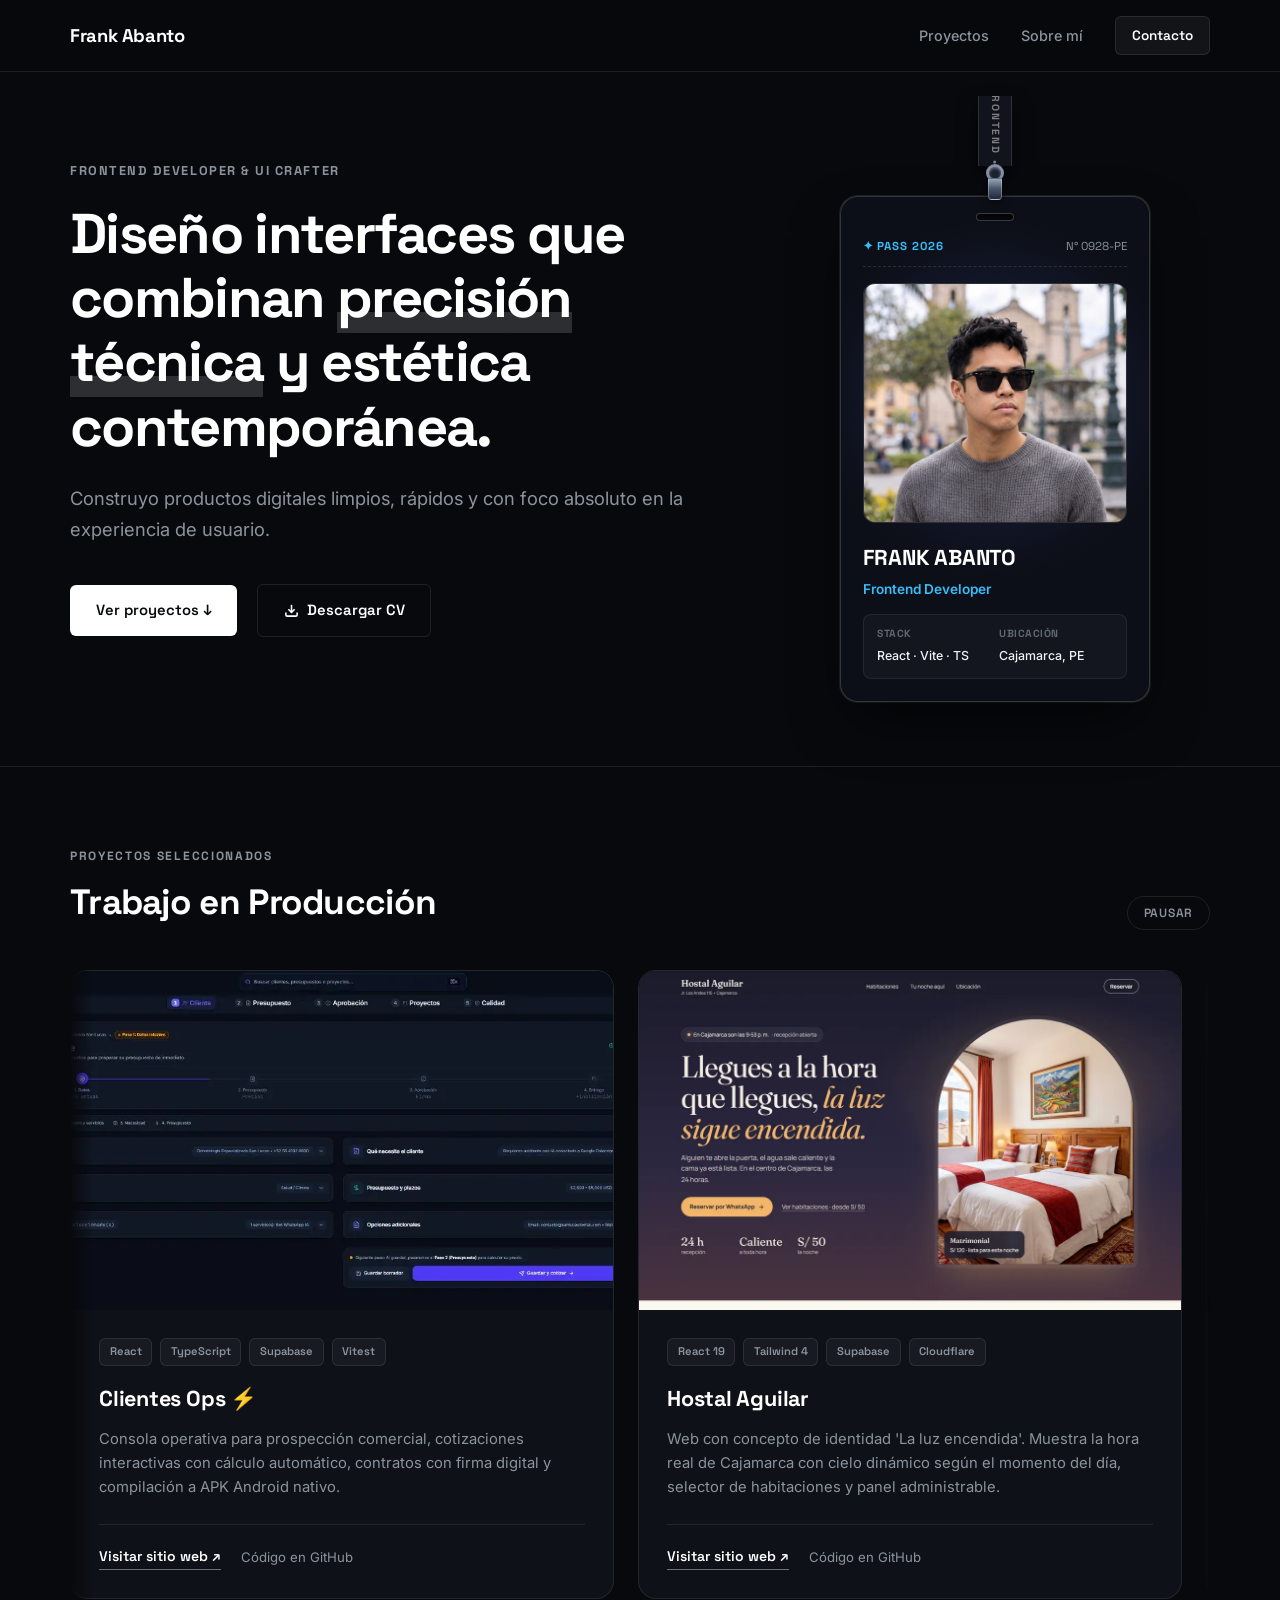
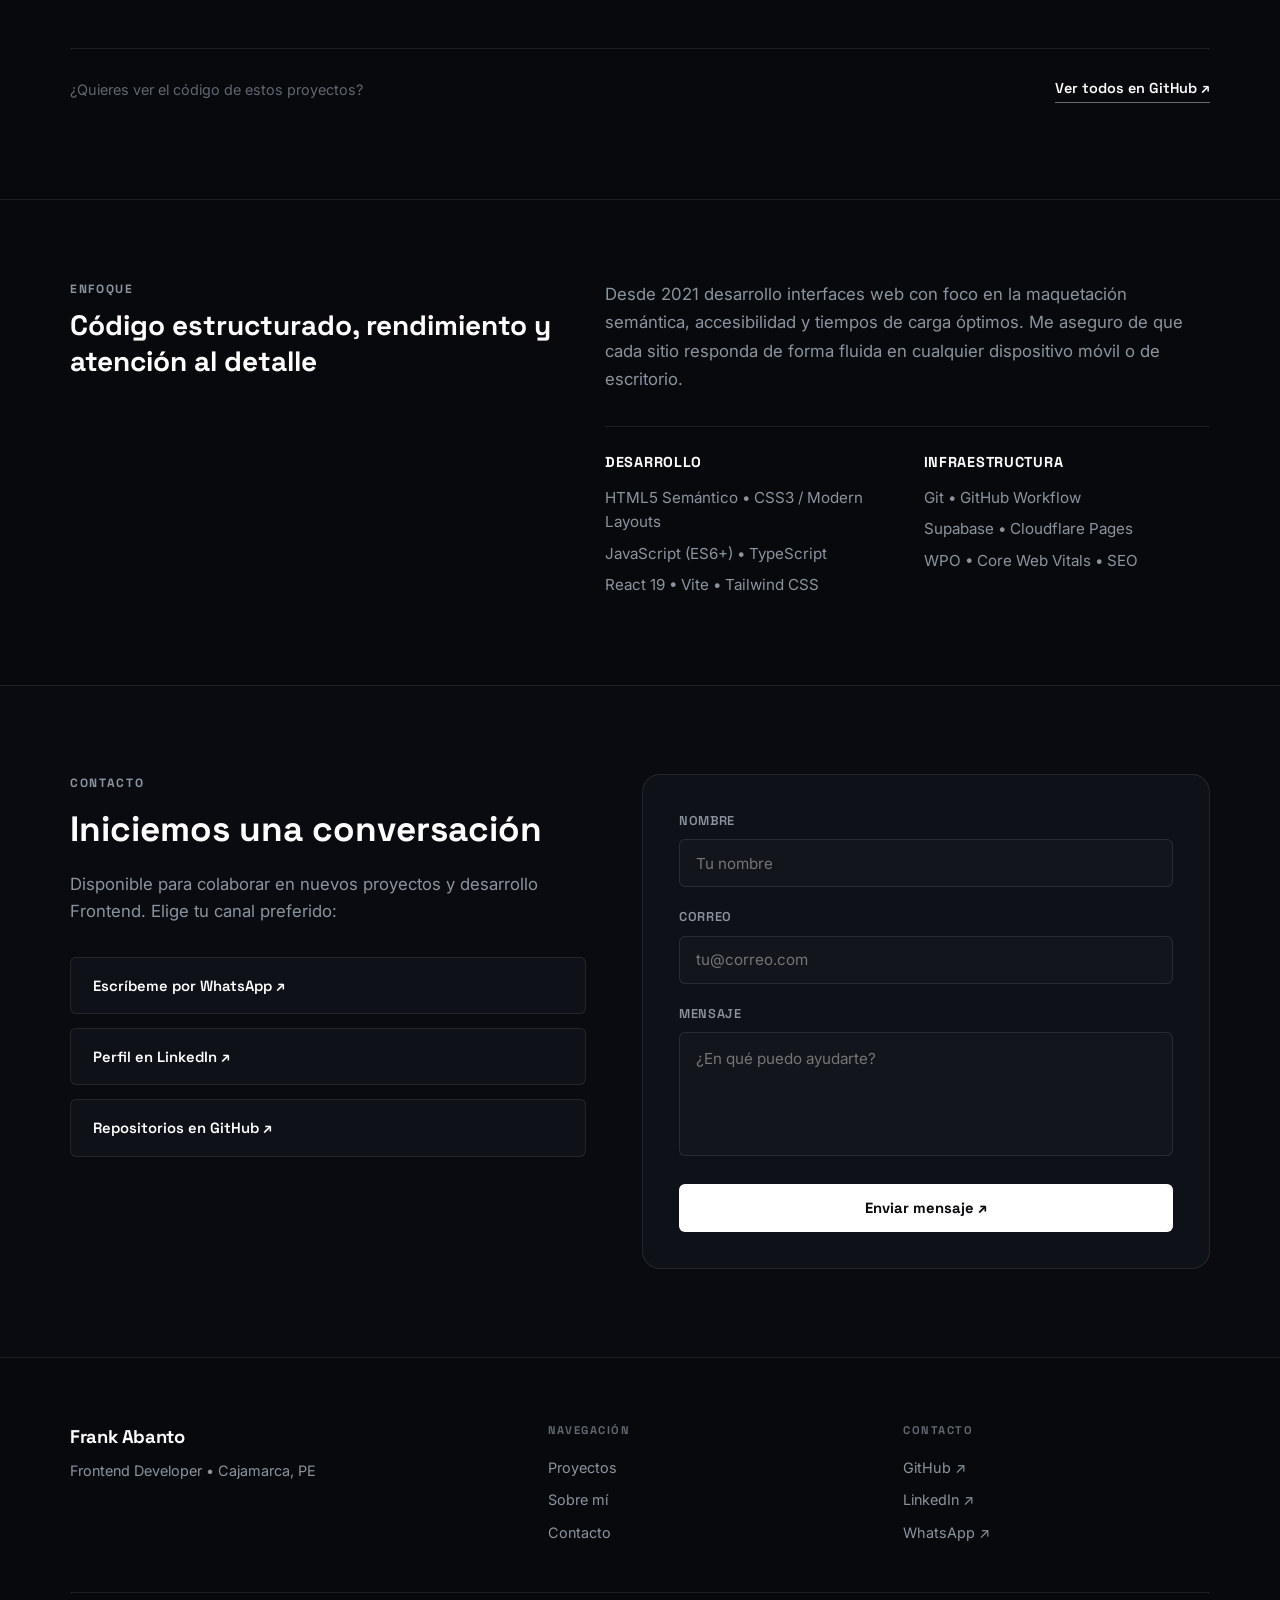
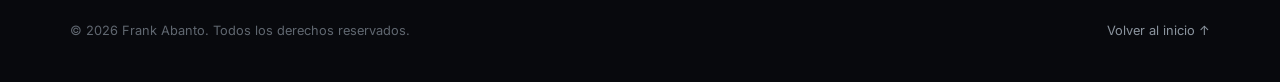
<file: index.html>
<!DOCTYPE html>
<html lang="es">

<head>
  <meta charset="UTF-8">
  <meta name="viewport" content="width=device-width, initial-scale=1.0">
  <title>Frank Abanto — Frontend Developer</title>
  <link rel="canonical" href="https://frankusqabant.github.io/pagina-taller-maquetacion/portafolio-cv/">
  <meta http-equiv="refresh" content="0; url=portafolio-cv/">
  <link rel="icon" type="image/png" sizes="32x32" href="portafolio-cv/assets/favicon-32.png">
  <style>
    html, body {
      margin: 0;
      height: 100%;
      background: #08090d;
      color: #8b949e;
      font-family: -apple-system, BlinkMacSystemFont, "Segoe UI", sans-serif;
      display: grid;
      place-items: center;
    }

    a {
      color: #3b82f6;
    }
  </style>
</head>

<body>
  <p>Redirigiendo al portafolio… <a href="portafolio-cv/">Continuar</a></p>
  <script>location.replace('portafolio-cv/');</script>
</body>

</html>
</file>
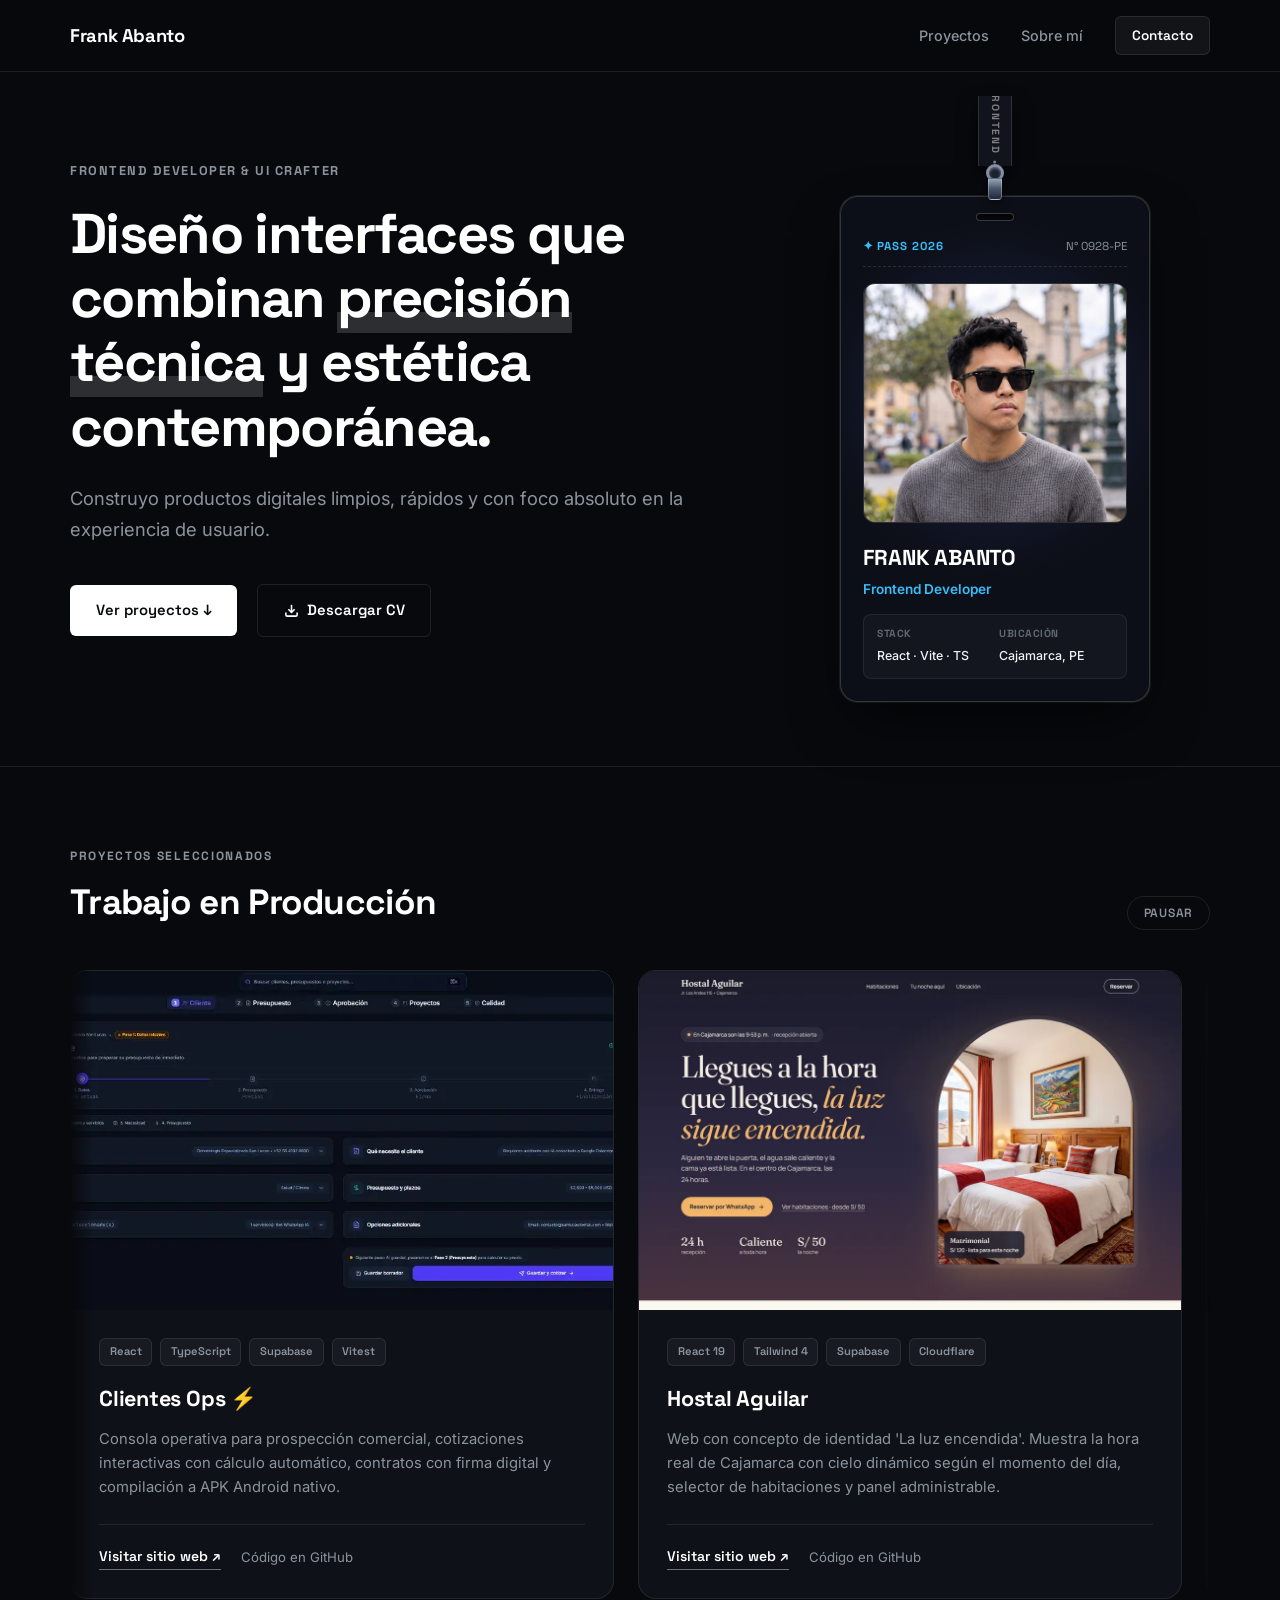
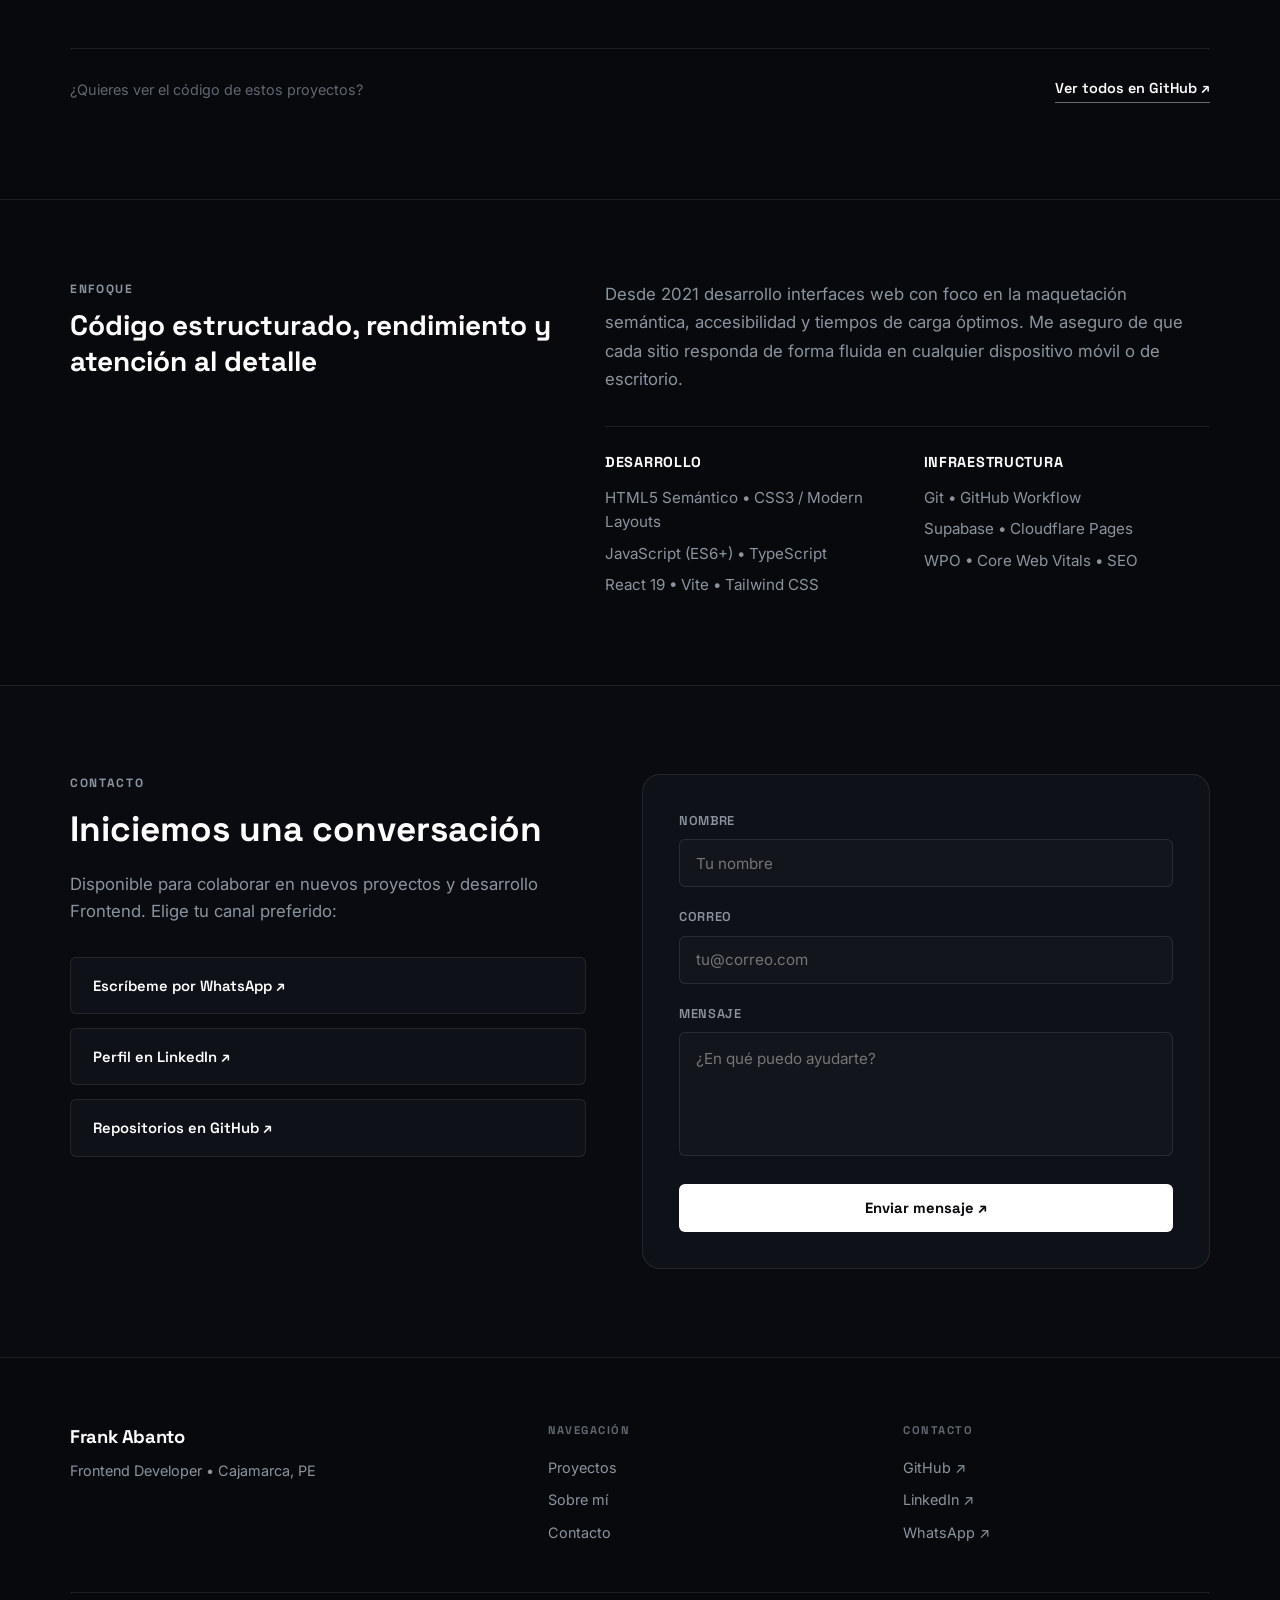
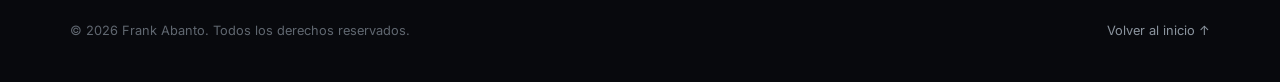
<file: portafolio-cv/index.html>
<!DOCTYPE html>
<html lang="es">

<head>
  <meta charset="UTF-8">
  <meta http-equiv="X-UA-Compatible" content="IE=edge">
  <meta name="viewport" content="width=device-width, initial-scale=1.0">
  <title>Frank Abanto — Frontend Developer</title>
  <meta name="description" content="Portafolio de Frank Abanto, Desarrollador Frontend. Interfaces limpias, rendimiento y diseño web contemporáneo.">

  <!-- Iconos -->
  <link rel="icon" type="image/png" sizes="32x32" href="assets/favicon-32.png">
  <link rel="icon" type="image/png" sizes="192x192" href="assets/favicon-192.png">
  <link rel="apple-touch-icon" sizes="180x180" href="assets/favicon-180.png">

  <!-- Open Graph / redes sociales -->
  <meta property="og:type" content="website">
  <meta property="og:title" content="Frank Abanto — Frontend Developer">
  <meta property="og:description" content="Interfaces limpias, rendimiento y diseño web contemporáneo.">
  <meta property="og:image" content="assets/og-image.png">
  <meta name="twitter:card" content="summary_large_image">

  <!-- Google Fonts: Space Grotesk (Titulares) & Inter (Lectura) -->
  <link rel="preconnect" href="https://fonts.googleapis.com">
  <link rel="preconnect" href="https://fonts.gstatic.com" crossorigin>
  <link rel="preload" as="style" href="https://fonts.googleapis.com/css2?family=Inter:wght@300;400;500;600&family=Space+Grotesk:wght@500;600;700&display=swap">
  <link id="font-stylesheet" href="https://fonts.googleapis.com/css2?family=Inter:wght@300;400;500;600&family=Space+Grotesk:wght@500;600;700&display=swap" rel="stylesheet" media="print">
  <noscript>
    <link href="https://fonts.googleapis.com/css2?family=Inter:wght@300;400;500;600&family=Space+Grotesk:wght@500;600;700&display=swap" rel="stylesheet">
  </noscript>

  <link rel="stylesheet" href="style.css">
  <meta name="theme-color" content="#08090d">
</head>

<body>
  <!-- Navegación Minimalista -->
  <header class="navbar">
    <div class="nav-container">
      <a href="#inicio" class="nav-brand">Frank Abanto</a>
      <nav class="nav-menu">
        <a href="#proyectos" class="nav-link">Proyectos</a>
        <a href="#sobre-mi" class="nav-link">Sobre mí</a>
        <a href="#contacto" class="nav-cta">Contacto</a>
      </nav>
    </div>
  </header>

  <main>
    <!-- HERO: Limpio, Editorial y de Alto Impacto -->
    <section id="inicio" class="hero-section">
      <div class="container hero-layout">
        <div class="hero-text">
          <p class="hero-role">FRONTEND DEVELOPER &amp; UI CRAFTER</p>
          <h1 class="hero-title">
            Diseño interfaces que combinan <span class="title-highlight">precisión técnica</span> y estética contemporánea.
          </h1>
          <p class="hero-description">
            Construyo productos digitales limpios, rápidos y con foco absoluto en la experiencia de usuario.
          </p>

          <div class="hero-links">
            <a href="#proyectos" class="btn-action primary">Ver proyectos &darr;</a>
            <a href="assets/CV_Frank_Abanto.pdf" download="CV_Franquer_Usquiza_Abanto.pdf" class="btn-action secondary">
              <svg width="15" height="15" viewBox="0 0 24 24" fill="none" stroke="currentColor" stroke-width="2.5"><path d="M21 15v4a2 2 0 0 1-2 2H5a2 2 0 0 1-2-2v-4"></path><polyline points="7 10 12 15 17 10"></polyline><line x1="12" y1="15" x2="12" y2="3"></line></svg>
              <span>Descargar CV</span>
            </a>
          </div>
        </div>

        <!-- Credencial Colgante Interactiva (Lanyard ID Badge) -->
        <div class="hero-media">
          <div class="lanyard-assembly" id="badge-assembly">
            <!-- Cinta del cuello (Lanyard) -->
            <div class="lanyard-ribbon">
              <div class="ribbon-pattern">
                <span>FRANK ABANTO &bull; FRONTEND &bull; 2026 &bull; DEV PASS &bull;</span>
              </div>
            </div>

            <!-- Broche metálico de sujeción -->
            <div class="lanyard-hook">
              <div class="hook-ring"></div>
              <div class="hook-clasp"></div>
            </div>

            <!-- Tarjeta Credencial colgante -->
            <div class="id-badge-card" id="id-badge">
              <div class="badge-spotlight-glow" id="badge-glow"></div>
              <div class="badge-hole-clip"></div>
              <div class="badge-surface">
                <div class="badge-top-row">
                  <span class="badge-chip">✦ PASS 2026</span>
                  <span class="badge-code">N° 0928-PE</span>
                </div>

                <div class="badge-photo-wrap">
                  <img src="assets/frank-profile.jpg" alt="Frank Abanto" class="badge-avatar" width="600" height="600" fetchpriority="high" decoding="async">
                  <div class="badge-shine-effect"></div>
                </div>

                <div class="badge-info-block">
                  <h3 class="badge-user-name">FRANK ABANTO</h3>
                  <p class="badge-user-role">Frontend Developer</p>

                  <div class="badge-specs">
                    <div>
                      <span class="spec-label">STACK</span>
                      <span class="spec-value">React · Vite · TS</span>
                    </div>
                    <div>
                      <span class="spec-label">UBICACIÓN</span>
                      <span class="spec-value">Cajamarca, PE</span>
                    </div>
                  </div>
                </div>
              </div>
            </div>
          </div>
        </div>
      </div>
    </section>

    <!-- PROYECTOS: Carrusel de desplazamiento continuo (los datos viven en script.js) -->
    <section id="proyectos" class="projects-section">
      <div class="container">
        <div class="projects-head">
          <div class="section-label-box">
            <span class="section-tag">PROYECTOS SELECCIONADOS</span>
            <h2 class="section-heading">Trabajo en Producción</h2>
          </div>
          <button type="button" class="carousel-toggle" id="projects-toggle" aria-controls="projects-track">
            Pausar
          </button>
        </div>

        <div class="projects-carousel">
          <div class="projects-track" id="projects-track" role="region" aria-label="Carrusel de proyectos"></div>
        </div>

        <div class="projects-cta">
          <p class="projects-cta-text">¿Quieres ver el código de estos proyectos?</p>
          <a href="https://github.com/FrankUsqAbant" target="_blank" rel="noopener noreferrer" class="projects-cta-link">Ver todos en GitHub &#8599;</a>
        </div>
      </div>
    </section>

    <!-- SOBRE MÍ: Limpio y Conciso -->
    <section id="sobre-mi" class="about-section">
      <div class="container about-grid">
        <div class="about-statement">
          <span class="section-tag">ENFOQUE</span>
          <h2 class="about-title">Código estructurado, rendimiento y atención al detalle</h2>
        </div>
        <div class="about-content">
          <p>
            Desde 2021 desarrollo interfaces web con foco en la maquetación semántica, accesibilidad y tiempos de carga óptimos. Me aseguro de que cada sitio responda de forma fluida en cualquier dispositivo móvil o de escritorio.
          </p>
          <div class="stack-list">
            <div class="stack-col">
              <h4>Desarrollo</h4>
              <ul>
                <li>HTML5 Semántico &bull; CSS3 / Modern Layouts</li>
                <li>JavaScript (ES6+) &bull; TypeScript</li>
                <li>React 19 &bull; Vite &bull; Tailwind CSS</li>
              </ul>
            </div>
            <div class="stack-col">
              <h4>Infraestructura</h4>
              <ul>
                <li>Git &bull; GitHub Workflow</li>
                <li>Supabase &bull; Cloudflare Pages</li>
                <li>WPO &bull; Core Web Vitals &bull; SEO</li>
              </ul>
            </div>
          </div>
        </div>
      </div>
    </section>

    <!-- CONTACTO: Privado y Seguro -->
    <section id="contacto" class="contact-section">
      <div class="container contact-container">
        <div class="contact-intro">
          <span class="section-tag">CONTACTO</span>
          <h2 class="contact-title">Iniciemos una conversación</h2>
          <p class="contact-desc">
            Disponible para colaborar en nuevos proyectos y desarrollo Frontend. Elige tu canal preferido:
          </p>

          <div class="contact-actions-grid">
            <a href="https://wa.me/51975713580?text=Hola%20Frank,%20vi%20tu%20portafolio%20y%20quiero%20conversar%20sobre%20un%20proyecto" target="_blank" rel="noopener noreferrer" class="direct-channel-btn">
              <span>Escríbeme por WhatsApp ↗</span>
            </a>
            <a href="https://www.linkedin.com/in/frankabanto/" target="_blank" rel="noopener noreferrer" class="direct-channel-btn">
              <span>Perfil en LinkedIn ↗</span>
            </a>
            <a href="https://github.com/FrankUsqAbant" target="_blank" rel="noopener noreferrer" class="direct-channel-btn">
              <span>Repositorios en GitHub ↗</span>
            </a>
          </div>
        </div>

        <div class="contact-form-box">
          <form class="clean-form" action="https://formsubmit.co/ajax/usquizafranquer@gmail.com" method="POST">
            <div class="form-row">
              <label for="name">Nombre</label>
              <input type="text" id="name" name="name" placeholder="Tu nombre" required>
            </div>
            <div class="form-row">
              <label for="email">Correo</label>
              <input type="email" id="email" name="email" placeholder="tu@correo.com" required>
            </div>
            <div class="form-row">
              <label for="comments">Mensaje</label>
              <textarea id="comments" name="comments" rows="4" placeholder="¿En qué puedo ayudarte?" required></textarea>
            </div>
            <button type="submit" class="btn-submit">Enviar mensaje ↗</button>

            <div class="form-status-msg none" id="form-feedback" role="status" aria-live="polite">
              ✓ Mensaje recibido. Te responderé a la brevedad.
            </div>
          </form>
        </div>
      </div>
    </section>
  </main>

  <footer class="clean-footer">
    <div class="container">
      <div class="footer-main">
        <div class="footer-brand">
          <a href="#inicio" class="footer-logo">Frank Abanto</a>
          <p class="footer-tagline">Frontend Developer &bull; Cajamarca, PE</p>
        </div>

        <nav class="footer-col" aria-label="Navegación del sitio">
          <span class="footer-group-title">Navegación</span>
          <div class="footer-links">
            <a href="#proyectos">Proyectos</a>
            <a href="#sobre-mi">Sobre mí</a>
            <a href="#contacto">Contacto</a>
          </div>
        </nav>

        <div class="footer-col">
          <span class="footer-group-title">Contacto</span>
          <div class="footer-links">
            <a href="https://github.com/FrankUsqAbant" target="_blank" rel="noopener noreferrer">GitHub ↗</a>
            <a href="https://www.linkedin.com/in/frankabanto/" target="_blank" rel="noopener noreferrer">LinkedIn ↗</a>
            <a href="https://wa.me/51975713580" target="_blank" rel="noopener noreferrer">WhatsApp ↗</a>
          </div>
        </div>
      </div>

      <div class="footer-bottom">
        <p>&copy; <span id="footer-year">2026</span> Frank Abanto. Todos los derechos reservados.</p>
        <a href="#inicio" class="back-link">Volver al inicio ↑</a>
      </div>
    </div>
  </footer>

  <script src="script.js"></script>
</body>

</html>
</file>
<file: portafolio-cv/style.css>
/* ==========================================================================
   FRANK ABANTO — MINIMALIST EDITORIAL & IMPACTFUL DESIGN
   ========================================================================== */

:root {
  --bg-page: #08090d;
  --bg-card: #0f1118;
  --bg-card-hover: #141722;
  --border-color: rgba(255, 255, 255, 0.09);
  --border-hover: rgba(255, 255, 255, 0.25);

  --text-pure: #ffffff;
  --text-main: #f0f3f6;
  --text-muted: #8b949e;
  --text-dim: #606770;

  --accent-blue: #3b82f6;
  --accent-glow: rgba(59, 130, 246, 0.15);

  --font-title: 'Space Grotesk', -apple-system, sans-serif;
  --font-body: 'Inter', -apple-system, sans-serif;

  --radius-sm: 6px;
  --radius-md: 12px;
  --radius-lg: 18px;

  --container-width: 1140px;
}

/* ------------------- Reset & Base ------------------- */
*,
*::before,
*::after {
  box-sizing: border-box;
  margin: 0;
  padding: 0;
}

html {
  font-size: 16px;
  scroll-behavior: smooth;
  scroll-padding-top: 5rem;
  -webkit-font-smoothing: antialiased;
  /* clip (no hidden) evita scroll horizontal sin romper el navbar sticky */
  overflow-x: clip;
}

body {
  background-color: var(--bg-page);
  color: var(--text-main);
  font-family: var(--font-body);
  line-height: 1.6;
  overflow-x: hidden;
}

img {
  display: block;
  max-width: 100%;
  height: auto;
}

a {
  color: inherit;
  text-decoration: none;
  transition: all 0.2s ease;
}

ul {
  list-style: none;
}

button, input, textarea {
  font-family: inherit;
  font-size: inherit;
  color: inherit;
  border: none;
}

/* Foco visible solo para navegación por teclado */
:focus-visible {
  outline: 2px solid var(--text-pure);
  outline-offset: 3px;
  border-radius: var(--radius-sm);
}

.none {
  display: none !important;
}

.container {
  width: 90%;
  max-width: var(--container-width);
  margin: 0 auto;
}

/* ------------------- Navegación ------------------- */
.navbar {
  position: sticky;
  top: 0;
  width: 100%;
  height: 4.5rem;
  background: rgba(8, 9, 13, 0.85);
  backdrop-filter: blur(16px);
  -webkit-backdrop-filter: blur(16px);
  border-bottom: 1px solid var(--border-color);
  z-index: 100;
  display: flex;
  align-items: center;
}

.nav-container {
  display: flex;
  align-items: center;
  justify-content: space-between;
  width: 90%;
  max-width: var(--container-width);
  margin: 0 auto;
}

.nav-brand {
  font-family: var(--font-title);
  font-size: 1.15rem;
  font-weight: 700;
  letter-spacing: -0.02em;
  color: var(--text-pure);
}

.nav-menu {
  display: flex;
  align-items: center;
  gap: 2rem;
}

.nav-link {
  font-size: 0.9rem;
  font-weight: 500;
  color: var(--text-muted);
}

.nav-link:hover {
  color: var(--text-pure);
}

.nav-cta {
  font-family: var(--font-title);
  font-size: 0.85rem;
  font-weight: 600;
  padding: 0.45rem 1rem;
  border-radius: var(--radius-sm);
  background: rgba(255, 255, 255, 0.05);
  border: 1px solid var(--border-color);
  color: var(--text-pure);
}

.nav-cta:hover {
  background: var(--text-pure);
  color: var(--bg-page);
}

/* ------------------- Hero: Limpio & Impactante ------------------- */
.hero-section {
  padding: 1.5rem 0 4rem;
}

.hero-layout {
  display: grid;
  grid-template-columns: 1fr;
  gap: 3.5rem;
  align-items: center;
}

.hero-layout > * {
  min-width: 0;
}

.hero-text {
  max-width: 650px;
}

.hero-role {
  font-family: var(--font-title);
  font-size: 0.8rem;
  font-weight: 700;
  letter-spacing: 0.12em;
  color: var(--text-muted);
  margin-bottom: 1.25rem;
}

.hero-title {
  font-family: var(--font-title);
  font-size: 2.85rem;
  font-weight: 700;
  line-height: 1.15;
  letter-spacing: -0.03em;
  color: var(--text-pure);
  margin-bottom: 1.5rem;
}

.title-highlight {
  color: var(--text-pure);
  background: linear-gradient(180deg, transparent 70%, rgba(255, 255, 255, 0.15) 70%);
}

.hero-description {
  font-size: 1.15rem;
  color: var(--text-muted);
  line-height: 1.65;
  margin-bottom: 2.5rem;
}

.hero-links {
  display: flex;
  align-items: center;
  gap: 1.25rem;
}

.btn-action {
  display: inline-flex;
  align-items: center;
  gap: 0.5rem;
  padding: 0.85rem 1.6rem;
  border-radius: var(--radius-sm);
  font-family: var(--font-title);
  font-size: 0.925rem;
  font-weight: 600;
  cursor: pointer;
  transition: all 0.2s ease;
}

.btn-action.primary {
  background: var(--text-pure);
  color: var(--bg-page);
}

.btn-action.primary:hover {
  background: #e2e8f0;
  transform: translateY(-2px);
}

.btn-action.secondary {
  background: transparent;
  color: var(--text-pure);
  border: 1px solid var(--border-color);
}

.btn-action.secondary:hover {
  background: rgba(255, 255, 255, 0.05);
  border-color: var(--border-hover);
}

/* ==========================================================================
   CREDENCIAL COLGANTE INTERACTIVA (LANYARD ID BADGE CON FÍSICA)
   ========================================================================== */
.hero-media {
  display: flex;
  justify-content: center;
  align-items: flex-start;
  min-height: auto;
  position: relative;
  overflow: visible;
}

.lanyard-assembly {
  position: relative;
  display: flex;
  flex-direction: column;
  align-items: center;
  transform-origin: 50% -40px;
  animation: badge-drop 1.3s cubic-bezier(0.34, 1.4, 0.64, 1) forwards, badge-idle-sway 6s ease-in-out 1.3s infinite alternate;
  will-change: transform;
  z-index: 10;
}

@keyframes badge-drop {
  0% {
    transform: translateY(-120px) rotate(-12deg);
    opacity: 0;
  }
  65% {
    transform: translateY(10px) rotate(4.5deg);
    opacity: 1;
  }
  85% {
    transform: translateY(-4px) rotate(-2deg);
  }
  100% {
    transform: translateY(0) rotate(0deg);
    opacity: 1;
  }
}

@keyframes badge-idle-sway {
  0% {
    transform: rotate(-2deg);
  }
  50% {
    transform: rotate(2deg);
  }
  100% {
    transform: rotate(-2deg);
  }
}

/* Cinta del cuello (Lanyard Ribbon) */
.lanyard-ribbon {
  width: 34px;
  height: 70px;
  background: #11141c;
  border-left: 1px solid rgba(255, 255, 255, 0.12);
  border-right: 1px solid rgba(255, 255, 255, 0.12);
  box-shadow: 0 10px 20px rgba(0, 0, 0, 0.6);
  position: relative;
  overflow: hidden;
  display: flex;
  align-items: center;
  justify-content: center;
}

.ribbon-pattern {
  writing-mode: vertical-rl;
  font-family: var(--font-title);
  font-size: 0.65rem;
  font-weight: 700;
  letter-spacing: 0.18em;
  color: rgba(255, 255, 255, 0.45);
  white-space: nowrap;
  user-select: none;
}

/* Broche metálico */
.lanyard-hook {
  display: flex;
  flex-direction: column;
  align-items: center;
  margin-top: -2px;
  z-index: 2;
}

.hook-ring {
  width: 18px;
  height: 18px;
  border-radius: 50%;
  border: 3px solid #8590a6;
  background: #1c2230;
  box-shadow: inset 0 1px 3px rgba(255, 255, 255, 0.4);
}

.hook-clasp {
  width: 14px;
  height: 22px;
  background: linear-gradient(180deg, #94a3b8 0%, #475569 50%, #1e293b 100%);
  border-radius: 2px 2px 4px 4px;
  border: 1px solid rgba(255, 255, 255, 0.3);
  box-shadow: 0 4px 8px rgba(0, 0, 0, 0.5);
  margin-top: -4px;
}

/* Tarjeta Credencial (ID Card) */
.id-badge-card {
  position: relative;
  width: 310px;
  background: rgba(14, 17, 24, 0.92);
  backdrop-filter: blur(20px);
  -webkit-backdrop-filter: blur(20px);
  border: 1px solid rgba(255, 255, 255, 0.16);
  border-radius: 18px;
  padding: 1.5rem 1.35rem 1.35rem;
  box-shadow: 0 25px 60px -15px rgba(0, 0, 0, 0.75), 0 0 1px 1px rgba(255, 255, 255, 0.1);
  margin-top: -4px;
  cursor: grab;
  transition: transform 0.2s ease-out, box-shadow 0.3s ease;
  overflow: hidden;
}

.id-badge-card:active {
  cursor: grabbing;
}

/* Agujero superior donde encaja el broche */
.badge-hole-clip {
  width: 38px;
  height: 8px;
  border-radius: 4px;
  background: #08090d;
  border: 1px solid rgba(255, 255, 255, 0.2);
  margin: -0.5rem auto 1rem;
  box-shadow: inset 0 2px 4px rgba(0, 0, 0, 0.8);
}

/* Iluminación Focalizada / Spotlight Glow sobre la Credencial */
.badge-spotlight-glow {
  position: absolute;
  inset: 0;
  border-radius: 18px;
  pointer-events: none;
  background: radial-gradient(circle 240px at 50% 40%, rgba(59, 130, 246, 0.45), rgba(99, 102, 241, 0.2), transparent 75%);
  opacity: 0.5;
  transition: opacity 0.3s ease;
  z-index: 1;
}

.id-badge-card:hover .badge-spotlight-glow {
  opacity: 1;
}

.id-badge-card:hover {
  box-shadow: 0 30px 70px -15px rgba(59, 130, 246, 0.35), 0 0 35px rgba(99, 102, 241, 0.2);
  border-color: rgba(99, 102, 241, 0.6);
}

.badge-surface {
  position: relative;
  z-index: 2;
}

.badge-top-row {
  display: flex;
  align-items: center;
  justify-content: space-between;
  margin-bottom: 1rem;
  padding-bottom: 0.65rem;
  border-bottom: 1px dashed rgba(255, 255, 255, 0.12);
}

.badge-chip {
  font-family: var(--font-title);
  font-size: 0.72rem;
  font-weight: 700;
  color: #38bdf8;
  letter-spacing: 0.08em;
}

.badge-code {
  font-family: var(--font-title);
  font-size: 0.72rem;
  color: var(--text-muted);
}

/* Foto en la credencial */
.badge-photo-wrap {
  position: relative;
  width: 100%;
  height: 240px;
  border-radius: 12px;
  overflow: hidden;
  border: 1px solid rgba(255, 255, 255, 0.15);
  margin-bottom: 1.15rem;
  background: #090b10;
}

.badge-avatar {
  width: 100%;
  height: 100%;
  object-fit: cover;
  transition: transform 0.5s cubic-bezier(0.16, 1, 0.3, 1);
}

.id-badge-card:hover .badge-avatar {
  transform: scale(1.04);
}

.badge-shine-effect {
  position: absolute;
  inset: 0;
  background: linear-gradient(125deg, transparent 35%, rgba(255, 255, 255, 0.12) 50%, transparent 65%);
  pointer-events: none;
  opacity: 0;
  transition: opacity 0.3s ease;
}

.id-badge-card:hover .badge-shine-effect {
  opacity: 1;
}

/* Info del usuario */
.badge-info-block {
  text-align: left;
  margin-bottom: 1rem;
}

.badge-info-block:last-child {
  margin-bottom: 0;
}

.badge-user-name {
  font-family: var(--font-title);
  font-size: 1.35rem;
  font-weight: 700;
  color: var(--text-pure);
  letter-spacing: -0.01em;
  margin-bottom: 0.2rem;
}

.badge-user-role {
  font-size: 0.85rem;
  font-weight: 600;
  color: #38bdf8;
  margin-bottom: 0.85rem;
}

.badge-specs {
  display: grid;
  grid-template-columns: 1fr 1fr;
  gap: 0.5rem;
  padding: 0.65rem 0.85rem;
  background: rgba(255, 255, 255, 0.03);
  border: 1px solid rgba(255, 255, 255, 0.07);
  border-radius: 8px;
}

.spec-label {
  display: block;
  font-family: var(--font-title);
  font-size: 0.65rem;
  font-weight: 700;
  color: var(--text-dim);
  letter-spacing: 0.05em;
}

.spec-value {
  font-size: 0.775rem;
  font-weight: 500;
  color: var(--text-main);
}

/* ------------------- Proyectos ------------------- */
.projects-section {
  padding: 5rem 0 6rem;
  border-top: 1px solid var(--border-color);
}

.section-label-box {
  margin-bottom: 3.5rem;
}

.section-tag {
  display: block;
  font-family: var(--font-title);
  font-size: 0.75rem;
  font-weight: 700;
  letter-spacing: 0.14em;
  color: var(--text-muted);
  margin-bottom: 0.5rem;
}

.section-heading {
  font-family: var(--font-title);
  font-size: 2.2rem;
  font-weight: 700;
  color: var(--text-pure);
  letter-spacing: -0.02em;
}

/* ------------------- Proyectos (Carrusel continuo) ------------------- */
.projects-head {
  display: flex;
  align-items: flex-end;
  justify-content: space-between;
  gap: 1.5rem;
  margin-bottom: 2.5rem;
}

.projects-head .section-label-box {
  margin-bottom: 0;
}

.carousel-toggle {
  flex-shrink: 0;
  padding: 0.5rem 1rem;
  background: transparent;
  border: 1px solid var(--border-color);
  border-radius: 999px;
  color: var(--text-muted);
  font-family: var(--font-title);
  font-size: 0.75rem;
  font-weight: 600;
  letter-spacing: 0.06em;
  text-transform: uppercase;
  cursor: pointer;
  transition: color 0.2s ease, border-color 0.2s ease;
}

.carousel-toggle:hover {
  color: var(--text-pure);
  border-color: var(--border-hover);
}

.projects-carousel {
  position: relative;
  overflow: hidden;
  /* Difumina los bordes para que las tarjetas entren y salgan sin cortes secos */
  -webkit-mask-image: linear-gradient(to right, transparent, #000 2%, #000 98%, transparent);
  mask-image: linear-gradient(to right, transparent, #000 2%, #000 98%, transparent);
}

.projects-track {
  --card-width: 78vw;
  display: flex;
  gap: 1.5rem;
  width: max-content;
}

.projects-track.is-animated {
  animation: projects-marquee var(--marquee-duration, 60s) linear infinite;
  will-change: transform;
}

.projects-track.is-paused {
  animation-play-state: paused;
}

/* Modo sin animación: tira desplazable con snap */
.projects-carousel.is-static {
  overflow-x: auto;
  scroll-snap-type: x mandatory;
  scrollbar-width: none;
  -ms-overflow-style: none;
}

.projects-carousel.is-static::-webkit-scrollbar {
  display: none;
}

.projects-carousel.is-static .clean-project-card {
  scroll-snap-align: start;
}

@keyframes projects-marquee {
  from {
    transform: translate3d(0, 0, 0);
  }
  to {
    transform: translate3d(calc(-50% - 0.75rem), 0, 0);
  }
}

.clean-project-card {
  flex: 0 0 var(--card-width);
  background: var(--bg-card);
  border: 1px solid var(--border-color);
  border-radius: var(--radius-lg);
  overflow: hidden;
  display: flex;
  flex-direction: column;
  transition: border-color 0.3s ease, background 0.3s ease;
}

.clean-project-card:hover {
  border-color: var(--border-hover);
  background: var(--bg-card-hover);
}

.project-display {
  position: relative;
  width: 100%;
  aspect-ratio: 16 / 10;
  background-color: #050608;
  overflow: hidden;
}

.project-display img {
  width: 100%;
  height: 100%;
  object-fit: cover;
  object-position: top center;
  transition: transform 0.5s ease;
}

.clean-project-card:hover .project-display img {
  transform: scale(1.04);
}

.project-overlay-link {
  position: absolute;
  inset: 0;
  background: rgba(8, 9, 13, 0.65);
  backdrop-filter: blur(4px);
  display: flex;
  align-items: center;
  justify-content: center;
  opacity: 0;
  transition: opacity 0.25s ease;
}

.clean-project-card:hover .project-overlay-link,
.clean-project-card:focus-within .project-overlay-link {
  opacity: 1;
}

.overlay-button {
  padding: 0.75rem 1.4rem;
  background: var(--text-pure);
  color: var(--bg-page);
  border-radius: var(--radius-sm);
  font-family: var(--font-title);
  font-size: 0.85rem;
  font-weight: 600;
}

.project-details {
  padding: 1.75rem;
  display: flex;
  flex-direction: column;
  flex: 1;
}

.project-tags {
  display: flex;
  flex-wrap: wrap;
  gap: 0.5rem;
  margin-bottom: 1rem;
}

.project-tags span {
  font-family: var(--font-title);
  font-size: 0.7rem;
  font-weight: 600;
  padding: 0.25rem 0.6rem;
  background: rgba(255, 255, 255, 0.04);
  border: 1px solid var(--border-color);
  border-radius: var(--radius-sm);
  color: var(--text-muted);
}

.project-title {
  font-family: var(--font-title);
  font-size: 1.35rem;
  font-weight: 700;
  color: var(--text-pure);
  margin-bottom: 0.65rem;
  letter-spacing: -0.01em;
}

.project-info {
  font-size: 0.925rem;
  color: var(--text-muted);
  line-height: 1.65;
  margin-bottom: 1.5rem;
}

.project-links-row {
  display: flex;
  align-items: center;
  flex-wrap: wrap;
  gap: 1.25rem;
  padding-top: 1.25rem;
  margin-top: auto;
  border-top: 1px solid var(--border-color);
}

.link-live {
  font-family: var(--font-title);
  font-size: 0.875rem;
  font-weight: 600;
  color: var(--text-pure);
  border-bottom: 1px solid rgba(255, 255, 255, 0.4);
  padding-bottom: 2px;
}

.link-live:hover {
  border-color: var(--text-pure);
}

.link-code {
  font-size: 0.825rem;
  color: var(--text-muted);
}

.link-code:hover {
  color: var(--text-pure);
}

.projects-cta {
  display: flex;
  flex-direction: column;
  align-items: flex-start;
  gap: 0.75rem;
  margin-top: 3rem;
  padding-top: 1.75rem;
  border-top: 1px solid var(--border-color);
}

.projects-cta-text {
  font-size: 0.9rem;
  color: var(--text-dim);
}

.projects-cta-link {
  font-family: var(--font-title);
  font-size: 0.9rem;
  font-weight: 600;
  color: var(--text-pure);
  border-bottom: 1px solid rgba(255, 255, 255, 0.4);
  padding-bottom: 2px;
}

.projects-cta-link:hover {
  border-color: var(--text-pure);
}

/* ------------------- Sobre mí ------------------- */
.about-section {
  padding: 5rem 0;
  border-top: 1px solid var(--border-color);
}

.about-grid {
  display: grid;
  grid-template-columns: 1fr;
  gap: 2.5rem;
}

.about-title {
  font-family: var(--font-title);
  font-size: 1.75rem;
  font-weight: 700;
  color: var(--text-pure);
  line-height: 1.3;
}

.about-content p {
  font-size: 1.05rem;
  color: var(--text-muted);
  line-height: 1.7;
  margin-bottom: 2rem;
}

.stack-list {
  display: grid;
  grid-template-columns: 1fr;
  gap: 2rem;
  padding-top: 1.5rem;
  border-top: 1px solid var(--border-color);
}

.stack-col h4 {
  font-family: var(--font-title);
  font-size: 0.9rem;
  font-weight: 700;
  color: var(--text-pure);
  text-transform: uppercase;
  letter-spacing: 0.05em;
  margin-bottom: 0.75rem;
}

.stack-col li {
  font-size: 0.95rem;
  color: var(--text-muted);
  margin-bottom: 0.45rem;
}

/* ------------------- Contacto Seguro ------------------- */
.contact-section {
  padding: 5.5rem 0;
  border-top: 1px solid var(--border-color);
  background: rgba(12, 14, 20, 0.5);
}

.contact-container {
  display: grid;
  grid-template-columns: 1fr;
  gap: 3.5rem;
}

.contact-title {
  font-family: var(--font-title);
  font-size: 2.2rem;
  font-weight: 700;
  color: var(--text-pure);
  margin-bottom: 0.85rem;
}

.contact-desc {
  font-size: 1.05rem;
  color: var(--text-muted);
  margin-bottom: 2rem;
}

.contact-actions-grid {
  display: flex;
  flex-direction: column;
  gap: 0.85rem;
}

.direct-channel-btn {
  display: inline-flex;
  align-items: center;
  padding: 1rem 1.4rem;
  background: var(--bg-card);
  border: 1px solid var(--border-color);
  border-radius: var(--radius-sm);
  font-family: var(--font-title);
  font-size: 0.925rem;
  font-weight: 600;
  color: var(--text-pure);
  transition: all 0.2s ease;
}

.direct-channel-btn:hover {
  background: var(--bg-card-hover);
  border-color: var(--border-hover);
  transform: translateX(4px);
}

.contact-form-box {
  background: var(--bg-card);
  border: 1px solid var(--border-color);
  border-radius: var(--radius-lg);
  padding: 2.25rem;
}

.form-row {
  margin-bottom: 1.25rem;
}

.form-row label {
  display: block;
  font-family: var(--font-title);
  font-size: 0.8rem;
  font-weight: 600;
  color: var(--text-muted);
  margin-bottom: 0.5rem;
  text-transform: uppercase;
  letter-spacing: 0.05em;
}

.form-row input,
.form-row textarea {
  width: 100%;
  background: rgba(255, 255, 255, 0.02);
  border: 1px solid var(--border-color);
  border-radius: var(--radius-sm);
  padding: 0.85rem 1rem;
  color: var(--text-pure);
  font-size: 0.95rem;
  transition: all 0.2s ease;
}

.form-row textarea {
  resize: none;
  min-height: 7rem;
  max-height: 16rem;
  line-height: 1.6;
  font-family: inherit;
  overflow-y: auto;
}

.form-row input:focus,
.form-row textarea:focus {
  background: rgba(255, 255, 255, 0.05);
  border-color: var(--text-pure);
}

.btn-submit {
  width: 100%;
  padding: 0.9rem;
  background: var(--text-pure);
  color: var(--bg-page);
  border-radius: var(--radius-sm);
  font-family: var(--font-title);
  font-size: 0.925rem;
  font-weight: 700;
  cursor: pointer;
  transition: all 0.2s ease;
}

.btn-submit:hover {
  background: #e2e8f0;
}

.form-status-msg {
  margin-top: 1rem;
  text-align: center;
  font-size: 0.9rem;
  color: #38bdf8;
}

.form-status-msg.is-error {
  color: #f87171;
}

/* ------------------- Footer ------------------- */
.clean-footer {
  padding: 4rem 0 2.5rem;
  border-top: 1px solid var(--border-color);
}

.footer-main {
  display: grid;
  grid-template-columns: 1fr;
  gap: 2.5rem;
  padding-bottom: 3rem;
}

.footer-logo {
  display: inline-block;
  font-family: var(--font-title);
  font-size: 1.15rem;
  font-weight: 700;
  letter-spacing: -0.02em;
  color: var(--text-pure);
  margin-bottom: 0.5rem;
}

.footer-tagline {
  font-size: 0.9rem;
  color: var(--text-muted);
}

.footer-group-title {
  display: block;
  font-family: var(--font-title);
  font-size: 0.7rem;
  font-weight: 700;
  letter-spacing: 0.14em;
  text-transform: uppercase;
  color: var(--text-dim);
  margin-bottom: 1rem;
}

.footer-links {
  display: flex;
  flex-direction: column;
  gap: 0.6rem;
}

.footer-links a {
  font-size: 0.9rem;
  color: var(--text-muted);
  width: fit-content;
}

.footer-links a:hover {
  color: var(--text-pure);
}

.footer-bottom {
  display: flex;
  flex-direction: column;
  gap: 1rem;
  padding-top: 1.75rem;
  border-top: 1px solid var(--border-color);
  font-size: 0.8rem;
  color: var(--text-dim);
}

.back-link {
  color: var(--text-muted);
  width: fit-content;
}

.back-link:hover {
  color: var(--text-pure);
}

/* ------------------- Responsive ------------------- */
@media screen and (min-width: 768px) {
  .hero-title {
    font-size: 3.5rem;
  }

  .projects-track {
    --card-width: 30rem;
  }

  .projects-cta {
    flex-direction: row;
    align-items: center;
    justify-content: space-between;
  }

  .about-grid {
    grid-template-columns: 0.9fr 1.1fr;
  }

  .stack-list {
    grid-template-columns: 1fr 1fr;
  }

  .contact-container {
    grid-template-columns: 1fr 1.1fr;
  }

  .footer-main {
    grid-template-columns: 1.4fr 1fr 1fr;
    gap: 3rem;
  }

  .footer-bottom {
    flex-direction: row;
    align-items: center;
    justify-content: space-between;
  }
}

@media screen and (min-width: 1024px) {
  .hero-layout {
    grid-template-columns: 1.2fr 0.8fr;
    gap: 4rem;
    align-items: center;
  }

  .projects-track {
    --card-width: 34rem;
  }
}

@media (prefers-reduced-motion: reduce) {
  .projects-track.is-animated {
    animation: none;
  }

  .project-display img,
  .clean-project-card {
    transition: none;
  }
}
</file>
